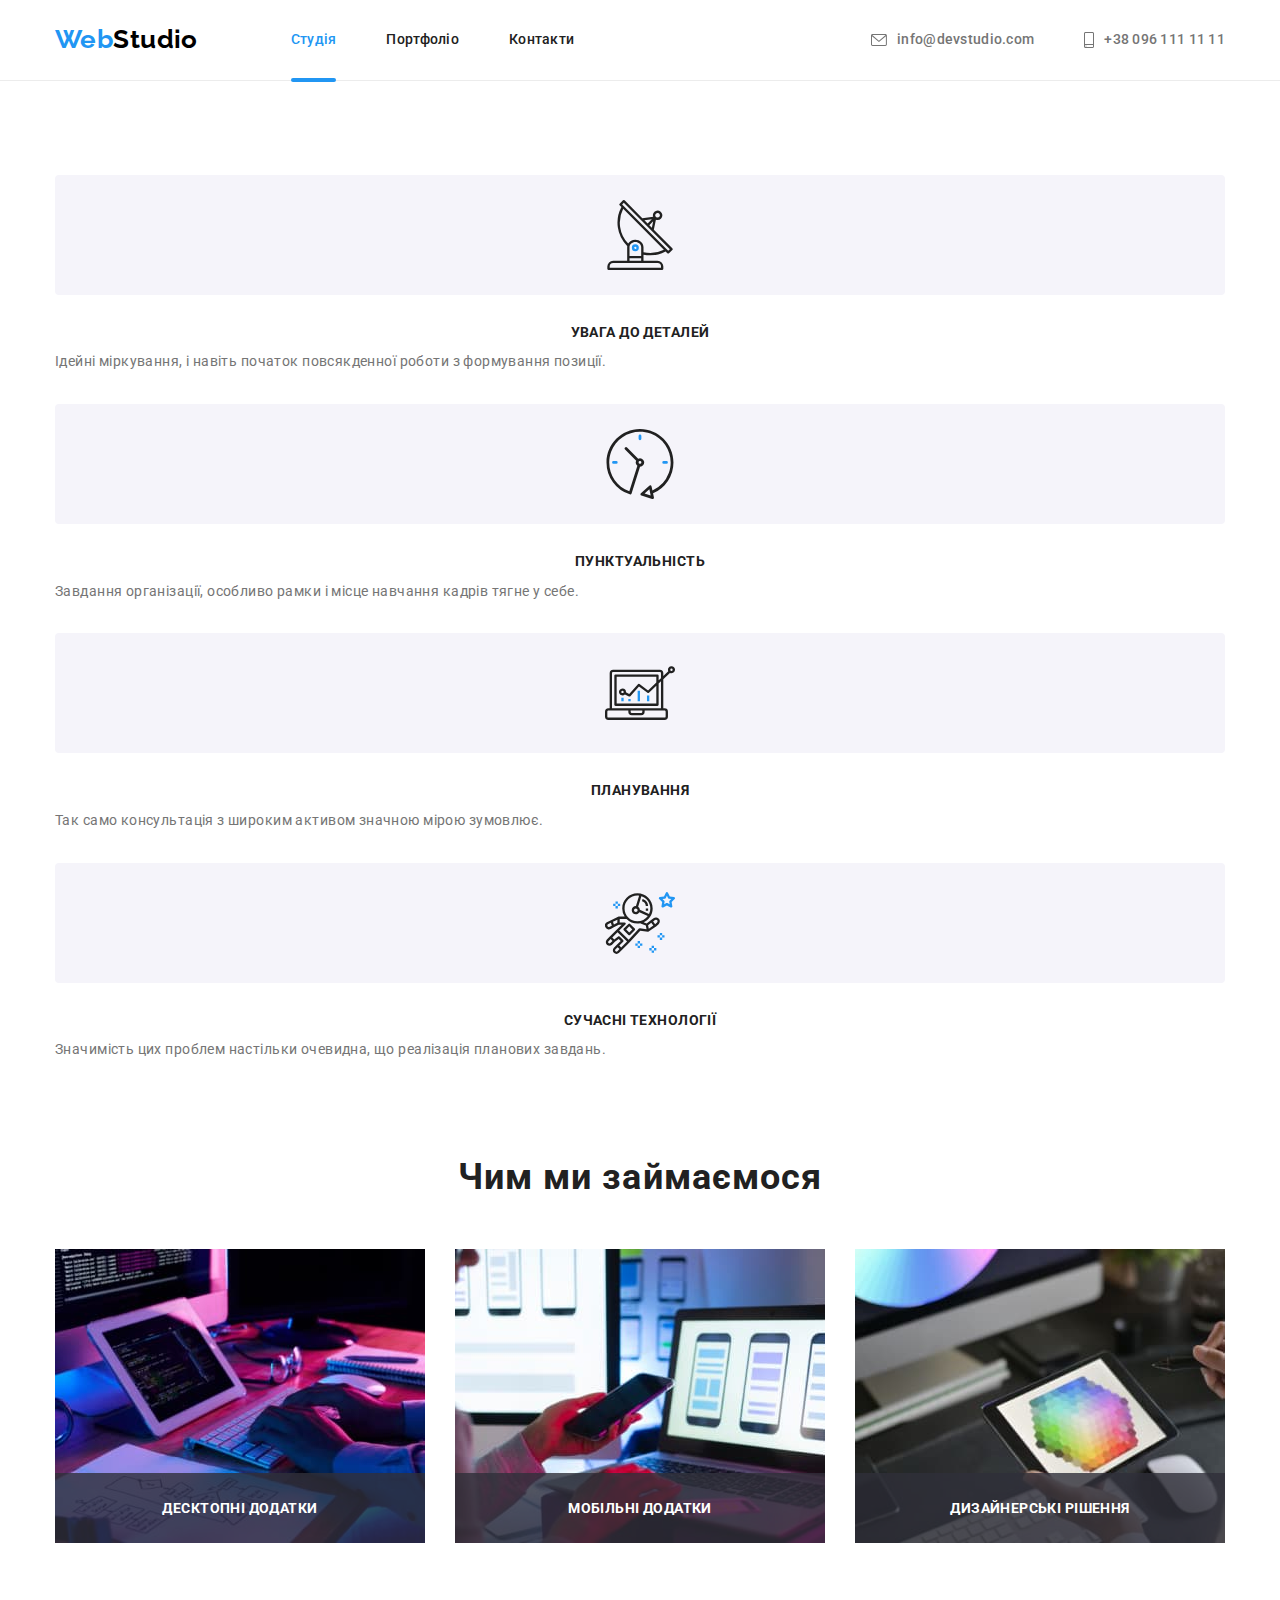
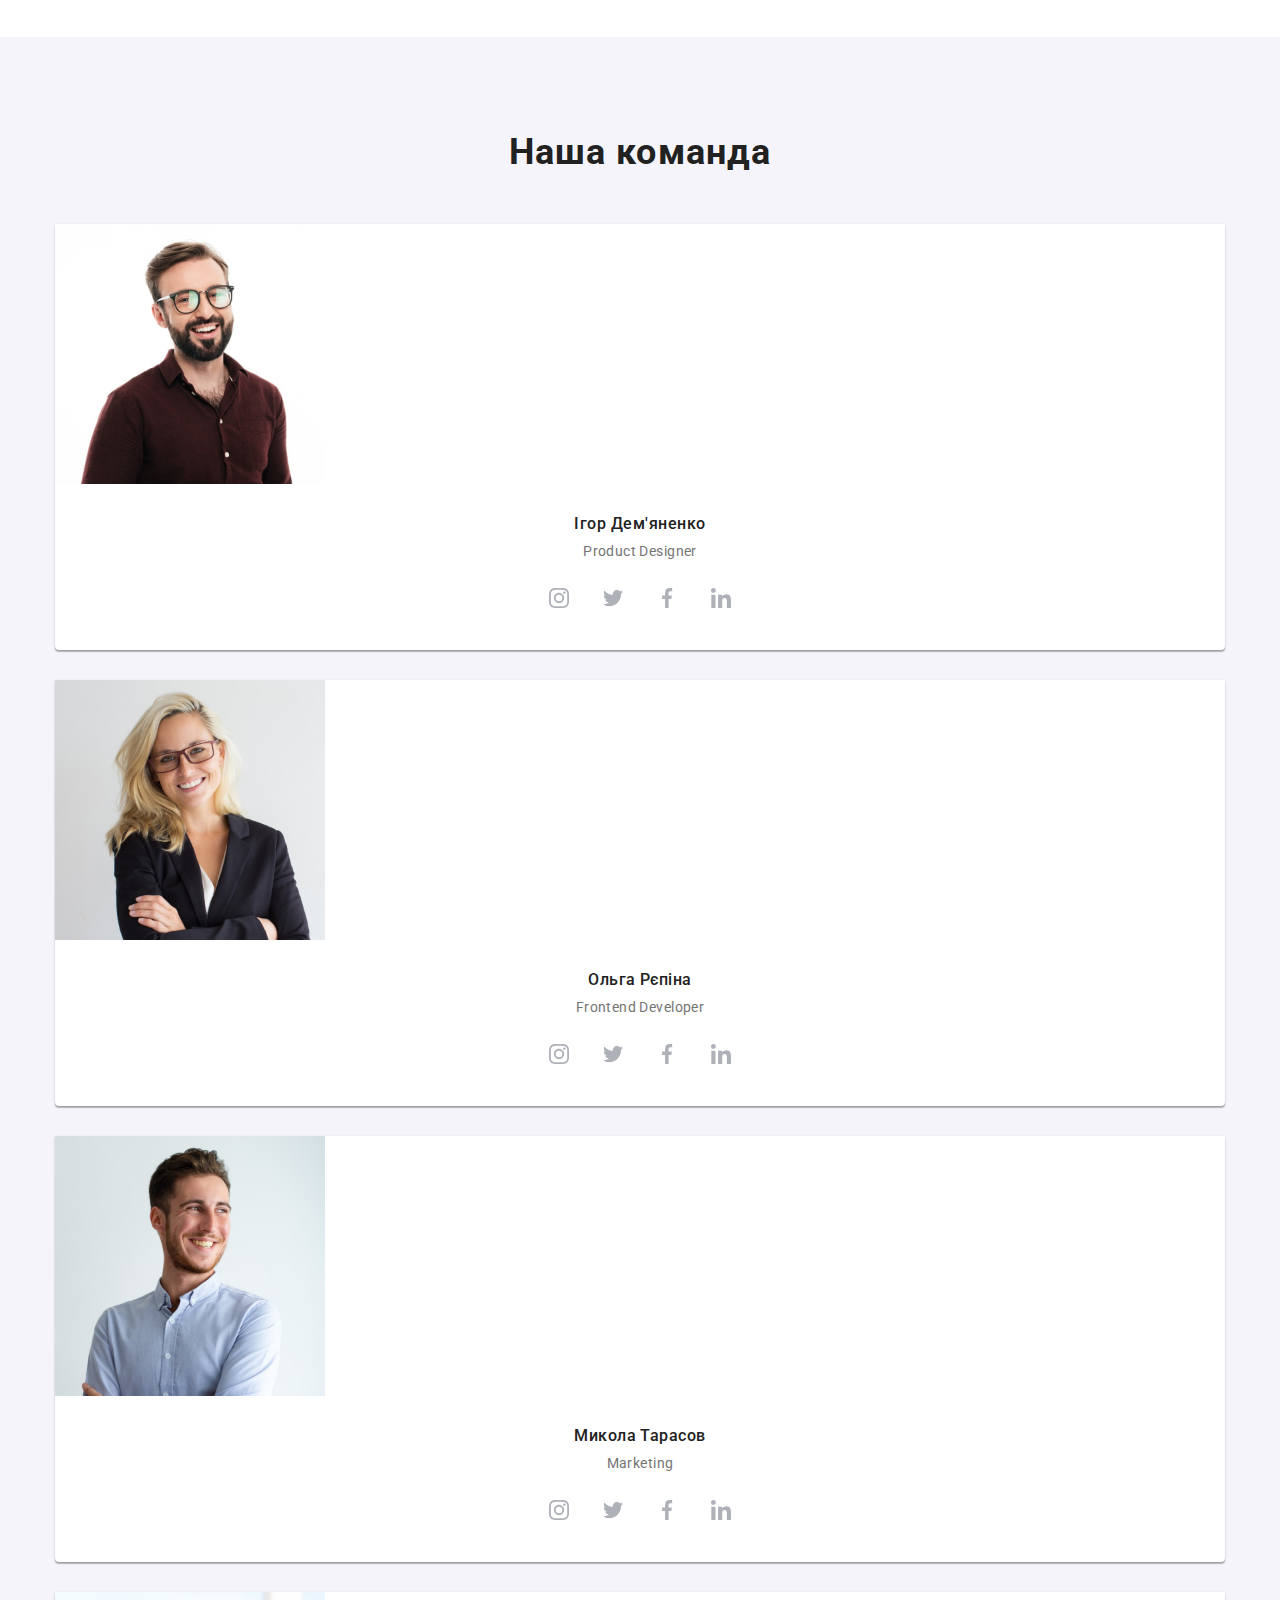
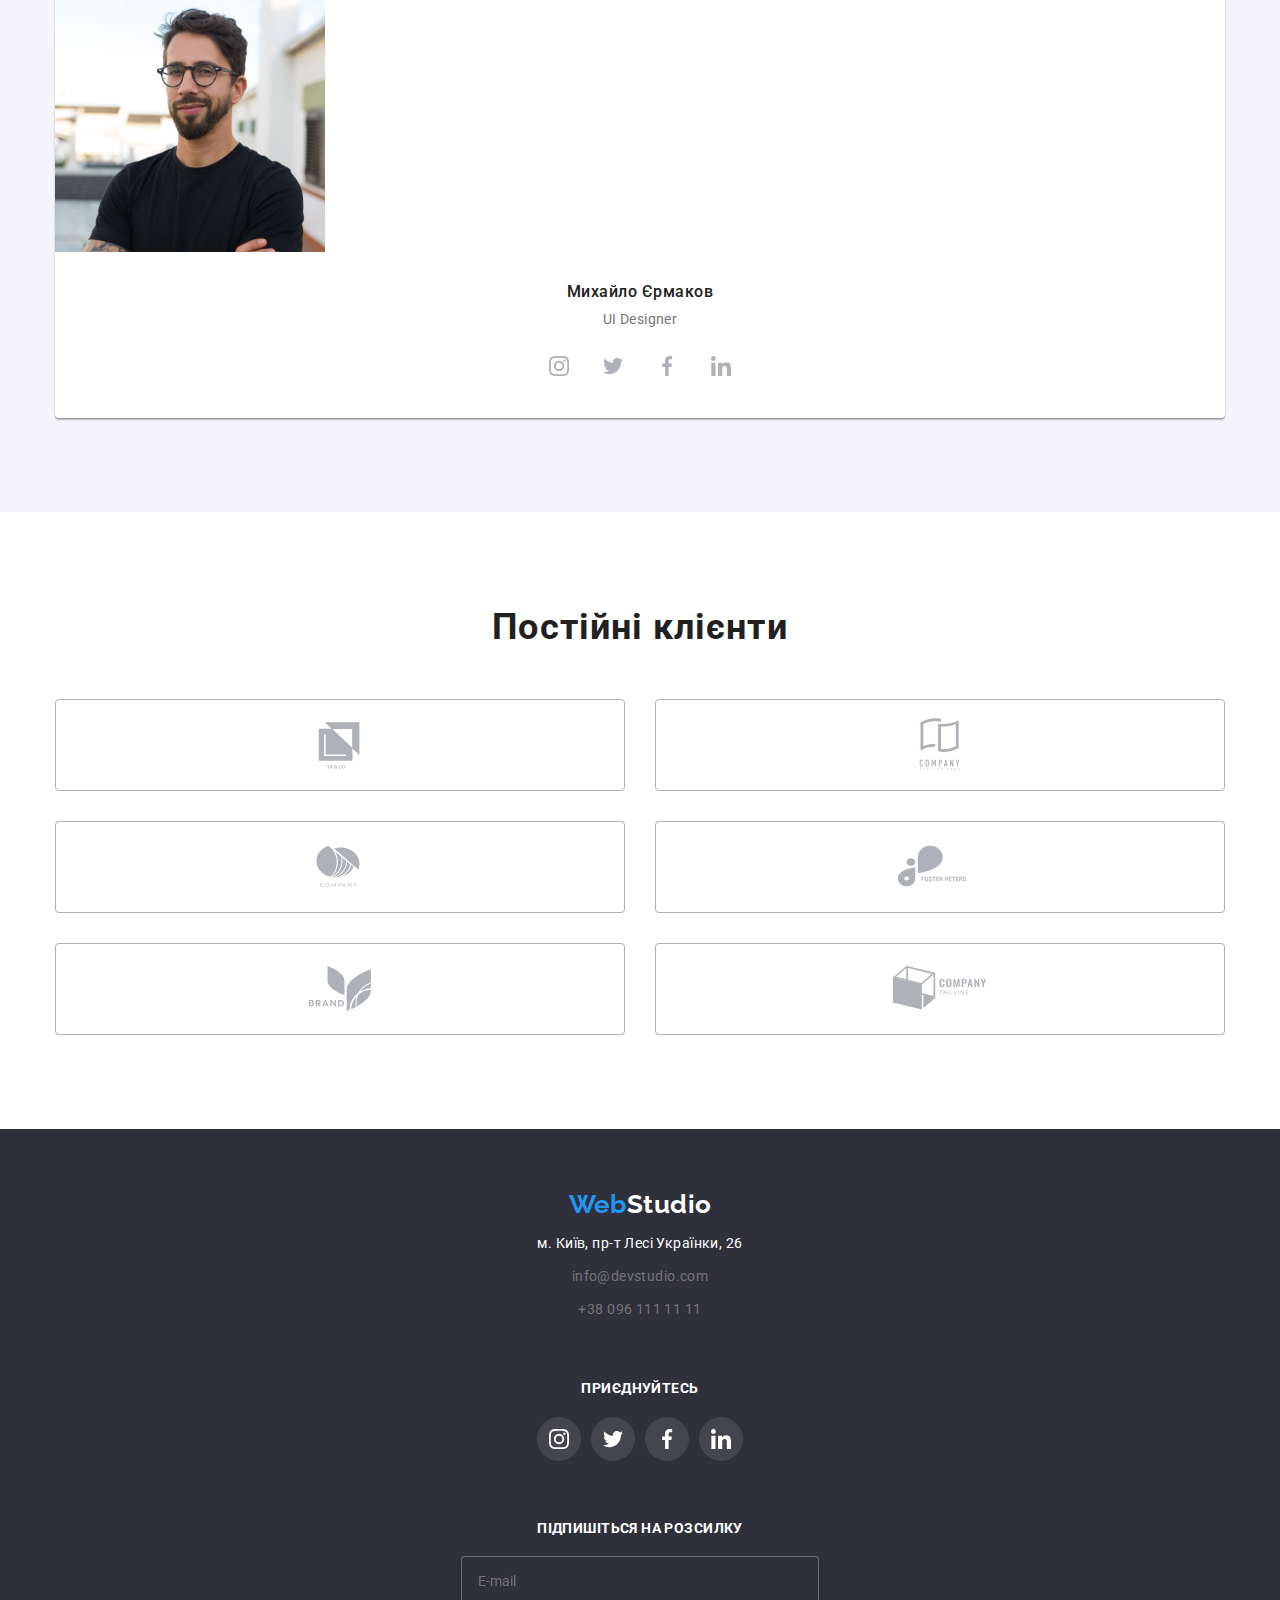
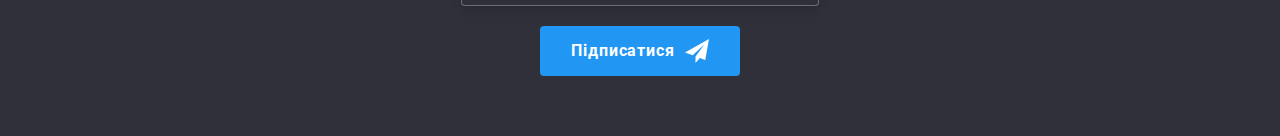
<file: index.html>
<!DOCTYPE html>
<html lang="uk">
  <head>
    <meta charset="UTF-8" />
    <meta http-equiv="X-UA-Compatible" content="IE=edge" />
    <meta name="viewport" content="width=device-width, initial-scale=1.0" />
    <title>WebStudio</title>
    <link rel="preconnect" href="https://fonts.googleapis.com" />
    <link rel="preconnect" href="https://fonts.gstatic.com" crossorigin />
    <link
      href="https://fonts.googleapis.com/css2?family=Raleway:wght@700&family=Roboto:wght@400;500;700;900&display=swap"
      rel="stylesheet"
    />
    <link
      rel="stylesheet"
      href="https://cdnjs.cloudflare.com/ajax/libs/modern-normalize/1.1.0/modern-normalize.min.css"
    />
    <link rel="stylesheet" href="./css/main.min.css">
  </head>
  <body>

    <!-- Header -->
    <header class="header">
      <div class="container container--position">
          <nav class="header__navigation">
            <a href="./index.html" class="logo"
              >Web<span class="logo__text">Studio</span></a
            >
            <button class="mobile-menu__cross js-open-menu" type="button">
              <svg width="40" height="40" aria-label="Кнопка мобільгого меню">
                <use class="menu-button__burger" href="./images/symbol-defs.svg#icon-burger-menu"></use>
              </svg>
            </button>
            <ul class="site-nav">
              <li>
                <a href="./index.html" class="site-nav__link site-nav__link--current"
                  >Студія</a>
              </li>
              <li>
                <a href="./portfolio.html" class="site-nav__link">Портфоліо</a>
              </li>
              <li>
                <a href="" class="site-nav__link">Контакти</a>
              </li>
            </ul>
          </nav>
          <ul class="contacts">
            <li class="contacts__iteam">
              <a href="" class="contacts__link">
                <svg class="contacts__icon" width="16" height="12">
                <use href="./images/symbol-defs.svg#icon-envelope"></use>
              </svg>info@devstudio.com</a>
            </li>
            <li class="contacts__iteam">
              <a href="" class="contacts__link">
                <svg class="contacts__icon" width="10" height="16">
                  <use href="./images/symbol-defs.svg#icon-smartphone"></use>
                </svg>+38 096 111 11 11</a>
            </li>
          </ul>
        </div>
    </header>

    <!-- Main -->
    <main>

      <!-- Hero -->
      <!-- <section class="hero">
        <div class="container">
          <h1 class="hero__title">Ефективні рішення для вашого бізнесу</h1>
          <button class="button" data-modal-open type="button">Замовити послугу</button>
        </div>
      </section> -->

      <!-- Features -->
      <section class="section">
        <div class="container">
          <h2 class="visually-hidden">Розробка</h2>
          <ul class="features">
            <li class="features__iteam">
              <div class="features__box">
                <svg width="70" height="70">
                  <use href="./images/symbol-defs.svg#icon-antenna"></use>
                </svg>
              </div>
              <h3 class="features__title">Увага до деталей</h3>
              <p class="features__text">
                Ідейні міркування, і навіть початок повсякденної роботи з
                формування позиції.
              </p>
            </li>
            <li class="features__iteam">
              <div class="features__box">
                <svg width="70" height="70">
                  <use href="./images/symbol-defs.svg#icon-clock"></use>
                </svg>
              </div>
              <h3 class="features__title">Пунктуальність</h3>
              <p class="features__text">
                Завдання організації, особливо рамки і місце навчання кадрів
                тягне у себе.
              </p>
            </li>
            <li class="features__iteam">
              <div class="features__box">
                <svg width="70" height="70">
                  <use href="./images/symbol-defs.svg#icon-diagram"></use>
                </svg>
              </div>
              <h3 class="features__title">Планування</h3>
              <p class="features__text">
                Так само консультація з широким активом значною мірою зумовлює.
              </p>
            </li>
            <li class="features__iteam">
              <div class="features__box">
                <svg width="70" height="70">
                  <use href="./images/symbol-defs.svg#icon-astronaut"></use>
                </svg>
              </div>
              <h3 class="features__title">Сучасні технології</h3>
              <p class="features__text">
                Значимість цих проблем настільки очевидна, що реалізація
                планових завдань.
              </p>
            </li>
          </ul>
        </div>
      </section>

      <!-- Activity -->
      <section class="section section--position">
        <div class="container">
          <h3 class="primary-title">Чим ми займаємося</h3>
          <ul class="activity">
            <li class="activity__item">
              <img
                src="./images/box1.jpg"
                alt="набирання коду на клавіатурі"
                width="400"
              />
                  <p class="activity__title">Десктопні додатки</p>
            </li>
            <li class="activity__item">
              <img
                src="./images/box2.jpg"
                alt="розробка мобільних додатків"
                width="400"
              />
                  <p class="activity__title">Мобільні додатки</p>
            </li>
            <li class="activity__item">
              <img
                src="./images/box3.jpg"
                alt="малювання на планшеті"
                width="400"
              />
                  <p class="activity__title">Дизайнерські рішення</p>
            </li>
          </ul>
        </div>
      </section>

      <!-- Team -->
      <section class="section section--bckcolor">
        <div class="container">
          <h2 class="primary-title">Наша команда</h2>
          <ul class="team-list">
            <li class="team-list__card">
              <img
                src="./images/Ihor-270.jpg"
                alt="фото Ігора Дем'яненка"
                width="270"
                
              />
              <div class="team-list__container">
                <h3 class="team-list__title">Ігор Дем'яненко</h3>
                <p class="team-list__text">Product Designer</p>
                  <ul class="social">
                    <li><a href="" class="social__link">
                      <svg width="20" height="20">
                        <use href="./images/symbol-defs.svg#icon-instagram"></use>
                      </svg>
                    </a></li>
                    <li><a href="" class="social__link">
                      <svg width="20" height="20">
                        <use href="./images/symbol-defs.svg#icon-twitter-1"></use>
                      </svg>
                    </a></li>
                    <li><a href="" class="social__link">
                      <svg width="20" height="20">
                        <use href="./images/symbol-defs.svg#icon-facebook"></use>
                      </svg>
                    </a></li>
                    <li><a href="" class="social__link">
                      <svg width="20" height="20">
                        <use href="./images/symbol-defs.svg#icon-linkedin"></use>
                      </svg>
                    </a></li>
                  </ul>
              </div>
            </li>
            <li class="team-list__card">
              <img
                src="./images/Olha-270.jpg"
                alt="фото Ольги Рєпіної"
                width="270"
              />
              <div class="team-list__container">
                <h3 class="team-list__title">Ольга Рєпіна</h3>
                <p class="team-list__text">Frontend Developer</p>
                  <ul class="social">
                    <li><a href="" class="social__link">
                        <svg width="20" height="20">
                          <use href="./images/symbol-defs.svg#icon-instagram"></use>
                        </svg>
                      </a></li>
                    <li><a href="" class="social__link">
                        <svg width="20" height="20">
                          <use href="./images/symbol-defs.svg#icon-twitter-1"></use>
                        </svg>
                      </a></li>
                    <li><a href="" class="social__link">
                        <svg width="20" height="20">
                          <use href="./images/symbol-defs.svg#icon-facebook"></use>
                        </svg>
                      </a></li>
                    <li><a href="" class="social__link">
                        <svg width="20" height="20">
                          <use href="./images/symbol-defs.svg#icon-linkedin"></use>
                        </svg>
                      </a></li>
                  </ul>
              </div>
            </li>
            <li class="team-list__card">
              <img
                src="./images/Mykola-270.jpg"
                alt="фото Миколи Тарасова"
                width="270"
              />
              <div class="team-list__container">
                <h3 class="team-list__title">Микола Тарасов</h3>
                <p class="team-list__text">Marketing</p>
                  <ul class="social">
                    <li><a href="" class="social__link">
                        <svg width="20" height="20">
                          <use href="./images/symbol-defs.svg#icon-instagram"></use>
                        </svg>
                      </a></li>
                    <li><a href="" class="social__link">
                        <svg width="20" height="20">
                          <use href="./images/symbol-defs.svg#icon-twitter-1"></use>
                        </svg>
                      </a></li>
                    <li><a href="" class="social__link">
                        <svg width="20" height="20">
                          <use href="./images/symbol-defs.svg#icon-facebook"></use>
                        </svg>
                      </a></li>
                    <li><a href="" class="social__link">
                        <svg width="20" height="20">
                          <use href="./images/symbol-defs.svg#icon-linkedin"></use>
                        </svg>
                      </a></li>
                  </ul>
              </div>
            </li>
            <li class="team-list__card">
              <img
                src="./images/Mykhailo-270.jpg"
                alt="фото Михайла Єрмакова"
                width="270"
              />
              <div class="team-list__container">
                <h3 class="team-list__title">Михайло Єрмаков</h3>
                <p class="team-list__text">UI Designer</p>
                  <ul class="social">
                    <li><a href="" class="social__link">
                        <svg width="20" height="20">
                          <use href="./images/symbol-defs.svg#icon-instagram"></use>
                        </svg>
                      </a></li>
                    <li><a href="" class="social__link">
                        <svg width="20" height="20">
                          <use href="./images/symbol-defs.svg#icon-twitter-1"></use>
                        </svg>
                      </a></li>
                    <li><a href="" class="social__link">
                        <svg width="20" height="20">
                          <use href="./images/symbol-defs.svg#icon-facebook"></use>
                        </svg>
                      </a></li>
                    <li><a href="" class="social__link">
                        <svg width="20" height="20">
                          <use href="./images/symbol-defs.svg#icon-linkedin"></use>
                        </svg>
                      </a></li>
                  </ul>
              </div>
            </li>
          </ul>
        </div>
      </section>

      <!-- Clients -->
      <section class="section">
        <div class="container">
          <h2 class="primary-title">Постійні клієнти</h2>
            <ul class="clients-list">
              <li class="clients-list__iteam"><a href="" class="clients-list__link">
                <svg width="106" height="60">
                  <use href="./images/symbol-defs.svg#icon-Client1"></use>
                </svg>
              </a></li>
              <li class="clients-list__iteam"><a href="" class="clients-list__link">
                <svg width="106" height="60">
                  <use href="./images/symbol-defs.svg#icon-Client2"></use>
                </svg>
              </a></li>
              <li class="clients-list__iteam"><a href="" class="clients-list__link">
                <svg width="106" height="60">
                  <use href="./images/symbol-defs.svg#icon-Client3"></use>
                </svg>
              </a></li>
              <li class="clients-list__iteam"><a href="" class="clients-list__link">
                <svg width="106" height="60">
                  <use href="./images/symbol-defs.svg#icon-Client4"></use>
                </svg>
              </a></li>
              <li class="clients-list__iteam"><a href="" class="clients-list__link">
                <svg width="106" height="60">
                  <use href="./images/symbol-defs.svg#icon-Client5"></use>
                </svg>
              </a></li>
              <li class="clients-list__iteam"><a href="" class="clients-list__link">
                <svg width="106" height="60">
                  <use href="./images/symbol-defs.svg#icon-Client6"></use>
                </svg>
              </a></li>
            </ul>
        </div>
      </section>
    </main>

    <!-- Foter -->
    <footer class="section-footer">
      <div class="container">
        <div class="footer-all">
          <div>
             <a href="./index.html" class="logo"
                >Web<span class="logo__text logo__text--inverse">Studio</span></a
              >
             <address>
                <ul class="adress">
                  <li class="adress__item">
                    <a
                      href="https://goo.gl/maps/CPtrU1FHBa2aNyZL9"
                      target="_blank"
                      rel="noopener noreferrer nofollow"
                      class="adress__text"
                      >м. Київ, пр-т Лесі Українки, 26</a
                    >
                  </li>
                  <li  class="adress__item">
                    <a href="mailto:info@devstudio.com" class="adress__mail"
                      >info@devstudio.com</a
                    >
                  </li>
                  <li class="adress__item">
                    <a href="tel:380961111111" class="adress__tel"
                      >+38 096 111 11 11</a
                    >
                  </li>
                </ul>
              </address>
            </div>
            <div>
             <p class="footer-title">Приєднуйтесь</p>
             <ul class="social social--position">
                <li>
                  <a href="" class="social__link social__link--inverse">
                   <svg width="20" height="20">
                      <use href="./images/symbol-defs.svg#icon-instagram"></use>
                    </svg>
                  </a>
                </li>
                <li>
                  <a href="" class="social__link social__link--inverse">
                    <svg width="20" height="20">
                      <use href="./images/symbol-defs.svg#icon-twitter-1"></use>
                    </svg>
                  </a>
                </li>
                <li>
                  <a href="" class="social__link social__link--inverse">
                    <svg width="20" height="20">
                      <use href="./images/symbol-defs.svg#icon-facebook"></use>
                    </svg>
                  </a>
                </li>
                <li>
                  <a href="" class="social__link social__link--inverse">
                    <svg width="20" height="20">
                      <use href="./images/symbol-defs.svg#icon-linkedin"></use>
                    </svg>
                  </a>
                </li>
              </ul>
        </div>
        <form>
          <p class="footer-title footer-title--position">Підпишіться на розсилку</p>
          <div class="footer-label">
            <label>
              <input class="footer-label__input" type="email" name=" mail" placeholder="E-mail">
            </label>
            <button type="submit" class="button button-footer">Підписатися
              <svg class="button__icon" width="24" height="24">
                <use href="./images/symbol-defs.svg#icon-send"></use>
              </svg>
            </button>
          </div>
        </form>
      </div>
      </div>
    </footer>

    <!-- Mobile-menu -->
    <div class="mobile-menu js-menu-container">
        <button class="mobile-menu__close js-close-menu" type="button">
          <svg width="40" height="40">
            <use href="./images/symbol-defs.svg#icon-button-close"></use>
          </svg>
        </button>
          <nav class="mobile-menu__nav">
            <ul class="mobile-menu__list">
              <li class="mobile-menu__item">
                <a href="./index.html" class="mobile-menu__link mobile-menu__link--current">Студія</a>
              </li>
              <li class="mobile-menu__item">
                <a href="./portfolio.html" class="mobile-menu__link">Портфоліо</a>
              </li>
              <li class="mobile-menu__item">
                <a href="" class="mobile-menu__link">Контакти</a>
              </li>
            </ul>
            <ul class="mobile-menu__contacts">
              <li class="mobile-menu__item">
                <a href="" class="mobile-menu__phone-number">
                  +38 096 111 11 11</a>
              </li>
              <li class="mobile-menu__item">
                <a href="" class="mobile-menu__mail">
                  info@devstudio.com</a>
              </li>
            </ul>
            <ul class="mobile-menu__social-list">
              <li class="mobile-menu__social">
                <a class="mobile-menu__text" href="#">Instagram</a>
              <li class="mobile-menu__social">
                <a class="mobile-menu__text" href="#">Twitter</a>
              </li>
              <li class="mobile-menu__social">
                <a class="mobile-menu__text" href="#">Facebook</a>
              </li>
              <li class="mobile-menu__social">
                <a class="mobile-menu__text" href="#">Linkedin</a>
              </li>
            </ul>
          </nav>
    </div>

    <!-- Modal -->
    <div class="backdrop backdrop--hidden" data-modal>
      <div class="modal">
        <p class="modal__title">Залиште свої дані, ми вам передзвонимо
       <form class="form" autocomplete="off">
        <label class="form__label" for="person-name">Ім'я</label>
        <div class="form__control">
          <input type="text" class="form__input" name="name" id="person-name">
          <svg class="form__icon" width="18" height="18">
            <use href="./images/symbol-defs.svg#name"></use>
          </svg>
        </div>
        <label class="form__label" for="person-phone">Телефон</label>
        <div class="form__control">
          <input type="text" class="form__input" name="name" id="person-phone">
          <svg class="form__icon" width="18" height="18">
            <use href="./images/symbol-defs.svg#phone"></use>
          </svg>
        </div>
        <label class="form__label" for="person-mail">Пошта</label>
        <div class="form__control">
          <input type="text" class="form__input" name="name" id="person-mail">
          <svg class="form__icon" width="18" height="18">
            <use href="./images/symbol-defs.svg#mail"></use>
          </svg>
        </div>
        <label class="form__label" for="coments">
          Коментар
        </label>
          <textarea name="text" id="coments" placeholder="Введіть текст"></textarea>
          <label class="checkbox">
            <input class="checkbox__input visually-hidden" type="checkbox" name="checkbox">
            <svg class="checkbox__icon" width="16" height="15">
              <use href="./images/symbol-defs.svg#icon-check"></use>
            </svg>
            <span>Погоджуюся з розсилкою та приймаю
            <a class="checkbox__link" href="#">Умови договору</a></span>
          </label>
          <button type="submit" class="button form__button">Відправити</button>
       </form>
        <button class="button-close" data-modal-close type="button">
          <svg width="18" height="18">
            <use href="./images/symbol-defs.svg#icon-button-close"></use>
          </svg>
        </button>
      </div>
    </div>
    <script src="./js/mobile-menu.js"></script>
    <script src="./js/modal.js"></script>
  </body>
</html>
</file>
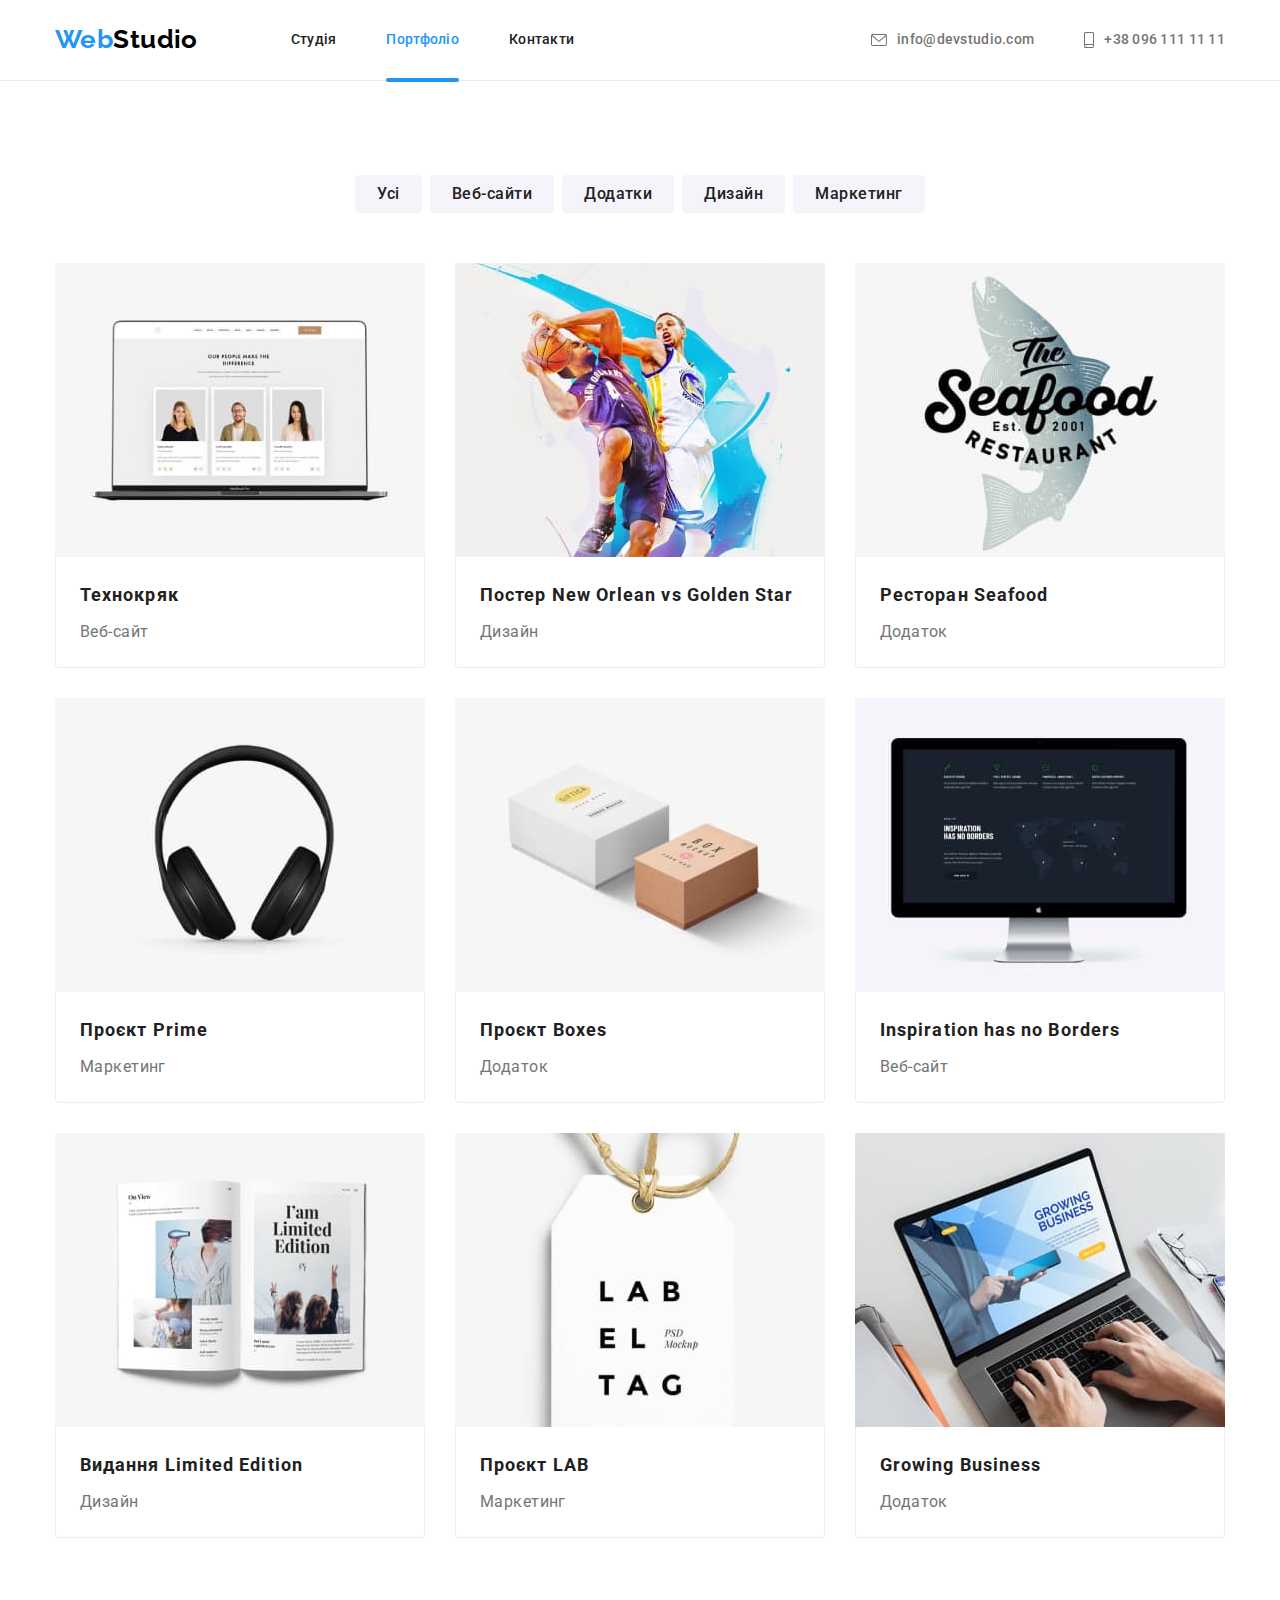
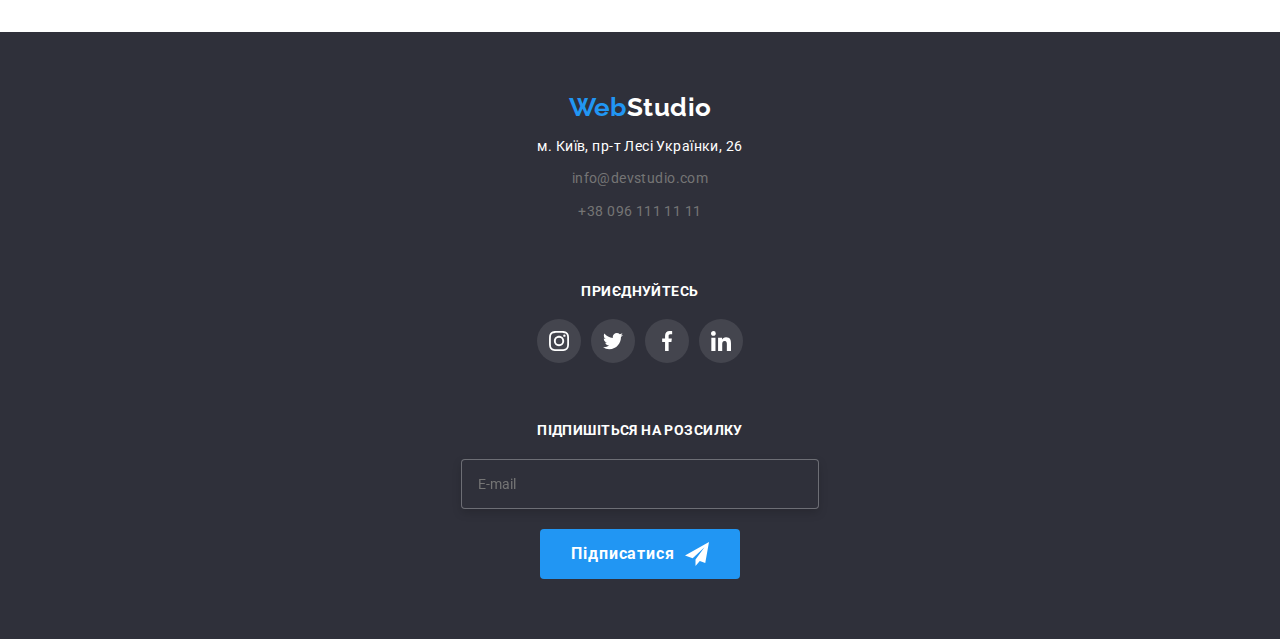
<file: portfolio.html>
<!DOCTYPE html>
<html lang="uk">
  <head>
    <meta charset="UTF-8" />
    <meta http-equiv="X-UA-Compatible" content="IE=edge" />
    <meta name="viewport" content="width=device-width, initial-scale=1.0" />
    <title>Portfolio</title>
    <link rel="preconnect" href="https://fonts.googleapis.com" />
    <link rel="preconnect" href="https://fonts.gstatic.com" crossorigin />
    <link
      href="https://fonts.googleapis.com/css2?family=Raleway:wght@700&family=Roboto:wght@400;500;700;900&display=swap"
      rel="stylesheet"
    />
    <link
      rel="stylesheet"
      href="https://cdnjs.cloudflare.com/ajax/libs/modern-normalize/1.1.0/modern-normalize.min.css"
    />
    <link rel="stylesheet" href="./css/main.min.css">
  </head>
  <body class="body-portfolio">

    <!-- Header -->
    <header class="header">
      <div class="container container--position">
        <nav class="header__navigation">
          <a href="./index.html" class="logo">Web<span class="logo__text">Studio</span></a>
          <ul class="site-nav">
            <li>
              <a href="./index.html" class="site-nav__link">Студія</a>
            </li>
            <li>
              <a href="./portfolio.html" class="site-nav__link site-nav__link--current">Портфоліо</a>
            </li>
            <li>
              <a href="" class="site-nav__link">Контакти</a>
            </li>
          </ul>
        </nav>
        <ul class="contacts">
          <li>
            <a href="mailto:info@devstudio.com" class="contacts__link">
              <svg class="contacts__icon" width="16" height="12">
                <use href="./images/symbol-defs.svg#icon-envelope"></use>
              </svg>info@devstudio.com</a>
          </li>
          <li>
            <a href="tel:380961111111" class="contacts__link">
              <svg class="contacts__icon" width="10" height="16">
                <use href="./images/symbol-defs.svg#icon-smartphone"></use>
              </svg>+38 096 111 11 11</a>
          </li>
        </ul>
      </div>
    </header>

    <!-- Main -->
    <main>
      <section class="section">
        <div class="container">
          <h1 class="visually-hidden">Фільтр робіт</h1>
          <ul class="button-nav">
            <li><button class="button-nav__item" type="button">Усі</button></li>
            <li><button class="button-nav__item" type="button">Веб-сайти</button></li>
            <li><button class="button-nav__item" type="button">Додатки</button></li>
            <li><button class="button-nav__item" type="button">Дизайн</button></li>
            <li><button class="button-nav__item" type="button">Маркетинг</button></li>
          </ul>
          <ul class="projects">
            <li class="projects__item">
              <a href="" class="projects__link">
                <div class="card-box">
                  <img src="./images/img-1-1.jpg" 
                   alt="зображення ноутбука на котрому відкритий сайт Технокряк" 
                   width="400" />
                   <div class="card-box--overlay">
                    <p class="card-box__text">
                      Ресурс пропонує комплексні пропозиції з різним рівнем функціоналу та сервісів. 
                      Все це дозволить відвідувачу отримати
                      вичерпні відомості про компанію чи приватну особу.
                    </p>
                   </div>
                </div> 
                <div class="projects__content">
                  <h2 class="projects__title">Технокряк</h2>
                  <p class="projects__text">Веб-сайт</p>
                </div>
              </a>
            </li>
            <li class="projects__item">
              <a href="" class="projects__link">
                <div class="card-box">
                  <img src="./images/img-2-2.jpg" 
                   alt="Зображення постера баскетболістів New Orlean vs Golden Star"
                   width="400" />
                  <div class="card-box--overlay">
                    <p class="card-box__text">
                      Ресурс пропонує комплексні пропозиції з різним рівнем функціоналу та сервісів.
                      Все це дозволить відвідувачу отримати
                      вичерпні відомості про компанію чи приватну особу.
                    </p>
                  </div>
                </div>
                <div class="projects__content">
                  <h2 class="projects__title">Постер New Orlean vs Golden Star</h2>
                  <p class="projects__text">Дизайн</p>
                </div>
              </a>
            </li>
            <li class="projects__item">
              <a href="" class="projects__link">
                <div class="card-box">
                  <img src="./images/img-3-2.jpg" 
                   alt="Зображення логотипу ресторана Seafood" 
                   width="400" />
                  <div class="card-box--overlay">
                    <p class="card-box__text">
                      Ресурс пропонує комплексні пропозиції з різним рівнем функціоналу та сервісів.
                      Все це дозволить відвідувачу отримати
                      вичерпні відомості про компанію чи приватну особу.
                    </p>
                  </div>
                </div>
                <div class="projects__content">
                  <h2 class="projects__title">Ресторан Seafood</h2>
                  <p class="projects__text">Додаток</p>
                </div>
              </a>
            </li>
            <li class="projects__item">
              <a href="" class="projects__link">
                <div class="card-box">
                  <img src="./images/img-4-2.jpg" 
                   alt="зображення навушників" 
                   width="400" />
                  <div class="card-box--overlay">
                    <p class="card-box__text">
                      Ресурс пропонує комплексні пропозиції з різним рівнем функціоналу та сервісів.
                      Все це дозволить відвідувачу отримати
                      вичерпні відомості про компанію чи приватну особу.
                    </p>
                  </div>
                </div>               
                <div class="projects__content">
                  <h2 class="projects__title">Проєкт Prime</h2>
                  <p class="projects__text">Маркетинг</p>
                </div>
              </a>
            </li>
            <li class="projects__item">
              <a href="" class="projects__link">
                <div class="card-box">
                  <img src="./images/img-5-2.jpg"
                   alt="зображення двох коробок" 
                   width="400" />
                  <div class="card-box--overlay">
                    <p class="card-box__text">
                      Ресурс пропонує комплексні пропозиції з різним рівнем функціоналу та сервісів.
                      Все це дозволить відвідувачу отримати
                      вичерпні відомості про компанію чи приватну особу.
                    </p>
                  </div>
                </div>
                <div class="projects__content">
                  <h2 class="projects__title">Проєкт Boxes</h2>
                  <p class="projects__text">Додаток</p>
                </div>
              </a>
            </li>
            <li class="projects__item">
              <a href="" class="projects__link">
                <div class="card-box">
                  <img src="./images/img-6-2.jpg"
                   alt="зображення iMac з сайтом"
                   width="400" />
                  <div class="card-box--overlay">
                    <p class="card-box__text">
                      Ресурс пропонує комплексні пропозиції з різним рівнем функціоналу та сервісів.
                      Все це дозволить відвідувачу отримати
                      вичерпні відомості про компанію чи приватну особу.
                    </p>
                  </div>
                </div>
                <div class="projects__content">
                  <h2 class="projects__title">Inspiration has no Borders</h2>
                  <p class="projects__text">Веб-сайт</p>
                </div>
              </a>
            </li>
            <li class="projects__item">
              <a href="" class="projects__link">
                <div class="card-box">
                  <img src="./images/img-7-2.jpg"
                   alt="зображення книги"
                   width="400" />
                  <div class="card-box--overlay">
                    <p class="card-box__text">
                      Ресурс пропонує комплексні пропозиції з різним рівнем функціоналу та сервісів.
                      Все це дозволить відвідувачу отримати
                      вичерпні відомості про компанію чи приватну особу.
                    </p>
                  </div>
                </div>
                <div class="projects__content">
                  <h2 class="projects__title">Видання Limited Edition</h2>
                  <p class="projects__text">Дизайн</p>
                </div>
              </a>
            </li>
            <li class="projects__item">
              <a href="" class="projects__link">
                <div class="card-box">
                  <img src="./images/img-8-2.jpg"
                   alt="Зображення бірки"
                   width="400" />
                  <div class="card-box--overlay">
                    <p class="card-box__text">
                      Ресурс пропонує комплексні пропозиції з різним рівнем функціоналу та сервісів.
                      Все це дозволить відвідувачу отримати
                      вичерпні відомості про компанію чи приватну особу.
                    </p>
                  </div>
                </div>
                <div class="projects__content">
                  <h2 class="projects__title">Проєкт LAB</h2>
                  <p class="projects__text">Маркетинг</p>
                </div>
              </a>
            </li>
            <li class="projects__item">
              <a href="" class="projects__link">
                <div class="card-box">
                  <img src="./images/img-9-2.jpg"
                   alt="Людина користується ноутбуком"
                   width="400" />
                  <div class="card-box--overlay">
                    <p class="card-box__text">
                      Ресурс пропонує комплексні пропозиції з різним рівнем функціоналу та сервісів.
                      Все це дозволить відвідувачу отримати
                      вичерпні відомості про компанію чи приватну особу.
                    </p>
                  </div>
                </div>
                <div class="projects__content">
                  <h2 class="projects__title">Growing Business</h2>
                  <p class="projects__text">Додаток</p>
                </div>
              </a>
            </li>
          </ul>
        </div>
      </section>
    </main>

        <!-- Foter -->
        <footer class="section-footer">
          <div class="container">
            <div class="footer-all">
              <div>
                <a href="./index.html" class="logo">Web<span class="logo__text logo__text--inverse">Studio</span></a>
                <address>
                  <ul class="adress">
                    <li class="adress__item">
                      <a href="https://goo.gl/maps/CPtrU1FHBa2aNyZL9" target="_blank" rel="noopener noreferrer nofollow"
                        class="adress__text">м. Київ, пр-т Лесі Українки, 26</a>
                    </li>
                    <li class="adress__item">
                      <a href="mailto:info@devstudio.com" class="adress__mail">info@devstudio.com</a>
                    </li>
                    <li class="adress__item">
                      <a href="tel:380961111111" class="adress__tel">+38 096 111 11 11</a>
                    </li>
                  </ul>
                </address>
              </div>
              <div>
                <p class="footer-title">Приєднуйтесь</p>
                <ul class="social social--position">
                  <li>
                    <a href="" class="social__link social__link--inverse">
                      <svg width="20" height="20">
                        <use href="./images/symbol-defs.svg#icon-instagram"></use>
                      </svg>
                    </a>
                  </li>
                  <li>
                    <a href="" class="social__link social__link--inverse">
                      <svg width="20" height="20">
                        <use href="./images/symbol-defs.svg#icon-twitter-1"></use>
                      </svg>
                    </a>
                  </li>
                  <li>
                    <a href="" class="social__link social__link--inverse">
                      <svg width="20" height="20">
                        <use href="./images/symbol-defs.svg#icon-facebook"></use>
                      </svg>
                    </a>
                  </li>
                  <li>
                    <a href="" class="social__link social__link--inverse">
                      <svg width="20" height="20">
                        <use href="./images/symbol-defs.svg#icon-linkedin"></use>
                      </svg>
                    </a>
                  </li>
                </ul>
              </div>
              <form>
                <p class="footer-title footer-title--position">Підпишіться на розсилку</p>
                <div class="footer-label">
                  <label>
                    <input class="footer-label__input" type="email" name=" mail" placeholder="E-mail">
                  </label>
                  <button type="submit" class="button button-footer">Підписатися
                    <svg class="button__icon" width="24" height="24">
                      <use href="./images/symbol-defs.svg#icon-send"></use>
                    </svg>
                  </button>
                </div>
              </form>
            </div>
          </div>
        </footer>
  </body>
</html>
</file>
<file: css/main.min.css>
.visually-hidden{position:absolute;white-space:nowrap;width:1px;height:1px;overflow:hidden;border:0;padding:0;clip:rect(0 0 0 0);-webkit-clip-path:inset(50%);clip-path:inset(50%);margin:-1px}ul{margin:0;padding:0}h1,h2,h3,h4,h5,h6,p{margin:0;padding:0}img{display:block;max-width:100%;height:auto}.container{margin:0 auto;padding:0 15px}@media(min-width: 480px){.container{width:480px}}@media(min-width: 768px){.container{width:768px}}@media(min-width: 1200px){.container{width:1200px}}.section,.section-team{padding:60px 0}@media(min-width: 1200px){.section,.section-team{padding:94px 0}}.section--position{padding-top:0}@media(max-width: 1199px){.section--position{display:none}}.section--bckcolor{background-color:#f5f4fa}.section-footer{background-color:#2f303a;padding:60px 0}body{font-family:"Roboto",sans-serif;font-weight:400;font-size:14px;line-height:1.7;letter-spacing:.03em;background-color:#fff;color:#757575}.body-portfolio{color:#757575;background-color:#fff}.primary-title{margin-bottom:50px;font-weight:700;font-size:28px;line-height:1.2;text-align:center;letter-spacing:.03em;color:#212121}@media(min-width: 1200px){.primary-title{font-size:36px}}.activity{display:flex;gap:30px;list-style:none}.activity__item{position:relative}.activity__title{position:absolute;display:flex;justify-content:center;align-items:center;height:70px;width:100%;background-color:rgba(47,48,58,.8);margin:0;bottom:0;font-weight:700;font-size:14px;line-height:1.143;text-transform:uppercase;color:#fff}.adress{margin-top:11px;list-style:none;font-style:normal}.adress__item:not(:last-child){margin-bottom:9px}.adress__text{color:#fff;text-decoration:none;transition:color 250ms cubic-bezier(0.4, 0, 0.2, 1)}.adress__text:hover,.adress__text:focus{color:#2196f3}.adress__mail,.adress__tel{color:#757575;text-decoration:none;transition:color 250ms cubic-bezier(0.4, 0, 0.2, 1)}.adress__mail:hover,.adress__mail:focus,.adress__tel:hover,.adress__tel:focus{color:#2196f3}.button{display:flex;align-items:center;justify-content:center;margin:0 auto;border-radius:4px;padding:10px 32px;min-width:216px;color:#fff;background-color:#2196f3;font-family:"Roboto",sans-serif;border:none;font-weight:700;font-size:16px;line-height:1.88;letter-spacing:.06em;cursor:pointer;transition:background-color 250ms cubic-bezier(0.4, 0, 0.2, 1)}.button:hover,.button:focus{color:#fff;background-color:#188ce8}.button-footer{padding:0;min-width:200px;height:50px}.button-footer:hover,.button-footer:focus{color:#fff;background-color:#188ce8}.button__icon{fill:currentColor;margin-left:10px}.button-nav{display:flex;gap:8px;justify-content:center;margin-bottom:50px;list-style:none}.button-nav__item{padding:6px 22px;border-radius:4px;border:0;color:#212121;background-color:#f5f4fa;font-family:"Roboto";font-style:normal;font-weight:500;font-size:16px;line-height:1.6;text-align:center;letter-spacing:.03em;cursor:pointer;transition:color 250ms cubic-bezier(0.4, 0, 0.2, 1),background-color 250ms cubic-bezier(0.4, 0, 0.2, 1),box-shadow 250ms cubic-bezier(0.4, 0, 0.2, 1)}.button-nav__item:hover,.button-nav__item:focus{color:#fff;background-color:#2196f3;box-shadow:0px 3px 1px rgba(0,0,0,.1),0px 1px 2px rgba(0,0,0,.08),0px 2px 2px rgba(0,0,0,.12)}.projects{display:flex;flex-wrap:wrap;gap:30px;background-color:#fff;list-style:none}.projects>.projects__item{display:block;flex-basis:calc((100% - 60px)/3)}.projects__link{display:block;text-decoration:none;transition:box-shadow 250ms cubic-bezier(0.4, 0, 0.2, 1)}.projects__link:hover,.projects__link:focus{box-shadow:0px 1px 1px rgba(0,0,0,.12),0px 4px 4px rgba(0,0,0,.06),1px 4px 6px rgba(0,0,0,.16)}.projects__link:hover .card-box--overlay{transform:translateY(0)}.card-box{position:relative;overflow:hidden}.card-box--overlay{position:absolute;top:0;left:0;width:100%;height:100%;background-color:rgba(33,150,243,.9);transform:translateY(100%);pointer-events:none;transition:transform 250ms cubic-bezier(0.4, 0, 0.2, 1)}.card-box__text{margin:0;padding:63px 24px;font-weight:400;font-size:18px;line-height:1.56;letter-spacing:inherit;color:#fff}.projects__content{padding:20px 24px;border:1px solid #eee;border-top:none;border-bottom-left-radius:4px;border-bottom-right-radius:4px}.projects__title{color:#212121;font-size:18px;line-height:2;letter-spacing:.06em;margin-bottom:4px}.projects__text{color:#757575;font-size:16px;line-height:1.88}.checkbox-input{appearance:none;-webkit-appearance:none;-moz-appearance:none}.checkbox{display:flex;align-items:center;justify-content:center;font-size:14px;line-height:1.71;letter-spacing:.03em}.checkbox__icon{margin-right:7px;width:16px;height:15px;border:2px solid #212121;border-radius:2px;transition:background-color 250ms cubic-bezier(0.4, 0, 0.2, 1),border 250ms cubic-bezier(0.4, 0, 0.2, 1)}.checkbox__input:checked+.checkbox__icon{background-color:#2196f3;border:none}.checkbox__link{margin-left:5px;color:#2196f3}.form__button{margin:30px auto 0 auto}.form__button:hover,.form__button:focus{background-color:#188ce8}.clients-list{display:flex;flex-wrap:wrap;margin:-15px;list-style:none}.clients-list__iteam{margin:15px;flex-basis:calc((100% - 60px)/2)}.clients-list__link{display:flex;align-items:center;justify-content:center;border-radius:4px;border:1px solid #afb1b8;height:92px;background-color:#fff;fill:#afb1b8;transition:border-color 250ms cubic-bezier(0.4, 0, 0.2, 1),250ms cubic-bezier(0.4, 0, 0.2, 1)}.clients-list__link:hover,.clients-list__link:focus{border-color:#2196f3;fill:#2196f3}.contacts{margin-left:auto;list-style:none}@media(max-width: 767px){.contacts{display:none}}@media(min-width: 768px)and (max-width: 1199px){.contacts{margin-top:21px;margin-bottom:21px}}@media(min-width: 1200px){.contacts{display:flex;align-items:center;gap:50px}}@media(max-width: 1199px){.contacts__iteam:not(:last-child){margin-bottom:10px}}.contacts__link{color:#757575;font-weight:500;font-size:12px;font-size:14px;line-height:1.1;letter-spacing:.02em;text-decoration:none;transition:color 250ms cubic-bezier(0.4, 0, 0.2, 1)}@media(min-width: 1200px){.contacts__link{display:flex;align-items:center;padding:32px 0}}.contacts__link:hover,.contacts__link:focus{color:#2196f3}.contacts__icon{fill:currentColor;margin-right:8px}@media(min-width: 1200px){.contacts__icon{margin-right:10px}}.features{list-style:none}.features__iteam:not(:first-child){margin-top:30px}.features__box{display:flex;justify-content:center;align-items:center;margin-bottom:30px;border-radius:4px;height:120px;background-color:#f5f4fa}.features__title{margin-bottom:10px;color:#212121;font-weight:700;font-size:14px;line-height:1.1;letter-spacing:.03em;text-transform:uppercase;text-align:center}.logo{text-decoration:none;font-family:"Raleway";font-style:normal;font-weight:700;font-size:24px;line-height:1.2;color:#2196f3}@media(min-width: 1200px){.logo{font-size:26px}}.logo__text{font-family:"Raleway";font-style:normal;font-weight:700;font-size:24px;line-height:1.2;color:#000}@media(min-width: 1200px){.logo__text{font-size:26px}}.logo__text--inverse{color:#fff}.mobile-menu{position:fixed;top:0;left:0;display:none;width:100%;height:100%;background-color:#fff;padding:48px 40px}.mobile-menu.is-open{display:block}.mobile-menu__nav{flex-direction:column}.mobile-menu__cross{display:inline-flex;margin:0;padding:0;border:none;background-color:rgba(0,0,0,0)}@media(min-width: 768px){.mobile-menu__cross{display:none}}.mobile-menu__close{position:absolute;top:10px;right:15px;display:inline-flex;margin:0;padding:0;border:none;background-color:rgba(0,0,0,0)}.mobile-menu__close:hover{fill:#2196f3}.mobile-menu__list{margin-bottom:auto;list-style:none}.mobile-menu__item:not(:last-child){padding-bottom:32px}.mobile-menu__link{display:block;color:#212121;text-decoration:none;font-weight:500;font-size:40px;line-height:1.2;letter-spacing:.02em;transition:color 250ms cubic-bezier(0.4, 0, 0.2, 1)}.mobile-menu__link:hover,.mobile-menu__link:focus{color:#2196f3}.mobile-menu__link--current{color:#2196f3}.mobile-menu__contacts{margin-bottom:64px}.mobile-menu__item{list-style:none}.mobile-menu__phone-number{display:block;color:#2196f3;text-decoration:none;font-weight:500;font-size:34px;line-height:1.2;letter-spacing:.02em}.mobile-menu__mail{display:block;color:#757575;text-decoration:none;font-weight:500;font-size:24px;line-height:1.2;letter-spacing:.02em}.mobile-menu__social-list{display:flex;gap:10px;list-style:none}.mobile-menu__social:not(:last-child){padding-right:10px;border-right:1px solid rgba(33,33,33,.2)}.mobile-menu__text{position:relative;font-weight:500;font-size:18px;line-height:1.2;letter-spacing:.02em;color:#2196f3;text-decoration:none}.backdrop{position:fixed;z-index:999;top:0;left:0;width:100%;height:100%;background-color:rgba(0,0,0,.2);transform:translateY(0);transition:opacity 250ms cubic-bezier(0.4, 0, 0.2, 1),visibility 250ms cubic-bezier(0.4, 0, 0.2, 1),transform 250ms cubic-bezier(0.4, 0, 0.2, 1);overflow-y:scroll}.backdrop--hidden{opacity:0;transform:translateY(100%);visibility:hidden;pointer-events:none}.modal{position:absolute;top:50%;left:50%;transform:translate(-50%, -50%);box-shadow:0px 1px 3px rgba(0,0,0,.12),0px 1px 1px rgba(0,0,0,.14),0px 2px 1px rgba(0,0,0,.2);border-radius:4px;height:581px;width:528px;background-color:#fff;padding:40px}.modal__title{margin-bottom:12px;font-weight:700;font-size:20px;line-height:1.15;text-align:center;letter-spacing:.03em;color:#212121}.form__label{display:block;margin-bottom:4px;font-size:12px;line-height:1.16;letter-spacing:.01em}.form__control{position:relative;margin-bottom:10px}.form__input{box-sizing:border-box;width:100%;height:40px;color:#757575;padding:12px 12px 12px 42px;border:1px solid rgba(33,33,33,.2);border-radius:4px;gap:18px;cursor:pointer;outline:none;transition:border-color 250ms cubic-bezier(0.4, 0, 0.2, 1)}.form__input:focus{border-color:#2196f3}.form__icon{position:absolute;left:15px;top:50%;transform:translateY(-50%);transition:fill 250ms cubic-bezier(0.4, 0, 0.2, 1)}.form__control:focus-within .form__icon{fill:#2196f3}textarea{display:block;margin-bottom:20px;resize:none;width:100%;height:120px;padding:12px 16px;cursor:pointer;color:#757575;border:1px solid rgba(33,33,33,.2);border-radius:4px;outline:none;transition:border-color 250ms cubic-bezier(0.4, 0, 0.2, 1)}textarea:focus{border-color:#2196f3}.button-close{position:absolute;display:flex;justify-content:center;align-items:center;top:8px;right:8px;width:30px;height:30px;border:1px solid rgba(0,0,0,.1);border-radius:50%;background-color:#fff;cursor:pointer}.button-close:hover,.button-close:focus{fill:#2196f3}.site-nav{display:none;list-style:none}@media(min-width: 768px){.site-nav{display:flex;gap:50px;margin-left:88px}}@media(min-width: 1200px){.site-nav{margin-left:93px}}.site-nav__link{position:relative;display:block;color:#212121;text-decoration:none;font-weight:500;font-size:14px;line-height:1.14;letter-spacing:.02em;transition:color 250ms cubic-bezier(0.4, 0, 0.2, 1)}.site-nav__link:hover,.site-nav__link:focus{color:#2196f3}@media(min-width: 768px){.site-nav__link{padding:32px 0}}.site-nav__link--current{color:#2196f3}@media(min-width: 768px){.site-nav__link--current::after{display:block;content:"";position:absolute;left:0;bottom:-2px;width:100%;height:4px;background-color:#2196f3;border-radius:2px}}.social{display:flex;justify-content:center;gap:10px;list-style:none}.social__link{display:flex;align-items:center;justify-content:center;border-radius:50%;width:44px;height:44px;background-color:#fff;fill:#afb1b8;transition:background-color 250ms cubic-bezier(0.4, 0, 0.2, 1),fill 250ms cubic-bezier(0.4, 0, 0.2, 1)}.social__link:hover,.social__link:focus{background-color:#2196f3;fill:#fff}.social__link--inverse{background-color:rgba(255,255,255,.1);fill:#fff;transition:background-color 250ms cubic-bezier(0.4, 0, 0.2, 1)}.social__link--inverse:hover,.social__link--inverse:focus{background-color:#2196f3}.social-list--inverse:hover,.social-list--inverse:focus{background-color:#2196f3}.team-list{list-style:none}.team-list__card{background-color:#fff;box-shadow:0px 1px 3px rgba(0,0,0,.12),0px 1px 1px rgba(0,0,0,.14),0px 2px 1px rgba(0,0,0,.2);border-radius:0px 0px 4px 4px}.team-list__card:not(:last-child){margin-bottom:30px}.team-list__container{padding:30px 0;text-align:center}.team-list__title{margin-bottom:10px;color:#212121;font-weight:500;font-size:16px;line-height:1.2;letter-spacing:.03em}.team-list__text{padding-bottom:16px;line-height:1.2}.footer-all{text-align:center;align-items:baseline}.footer-title{margin-bottom:20px;margin-top:60px;font-style:normal;font-weight:700;font-size:14px;line-height:1.1;letter-spacing:.03em;text-transform:uppercase;color:#fff}.footer-label__input{width:100%;height:50px;margin-bottom:20px;color:#757575;border:1px solid rgba(255,255,255,.3);filter:drop-shadow(0px 4px 4px rgba(0, 0, 0, 0.15));border-radius:4px;background-color:#2f303a;padding-left:16px}@media(min-width: 768px){.footer-label__input{width:450px}}@media(min-width: 1200px){.footer-label__input{width:358px}}.header{border-bottom:1px solid #ececec}@media(max-width: 767px){.container--position{padding:15px}}@media(min-width: 768px){.container--position{display:flex;margin-bottom:-8px}}@media(min-width: 1200px){.container--position{margin-bottom:0}}.header__navigation{display:flex;align-items:center;justify-content:space-between}.hero{padding:118px 60px;background-image:linear-gradient(rgba(47, 48, 58, 0.4), rgba(47, 48, 58, 0.4)),url(../images/hero.jpg);background-repeat:no-repeat;background-position:center}.hero__title{margin:0 auto 30px auto;max-width:696px;color:#000;font-weight:900;font-size:44px;line-height:1.36;text-align:center;letter-spacing:.06em;text-transform:uppercase}/*# sourceMappingURL=main.min.css.map */
</file>
